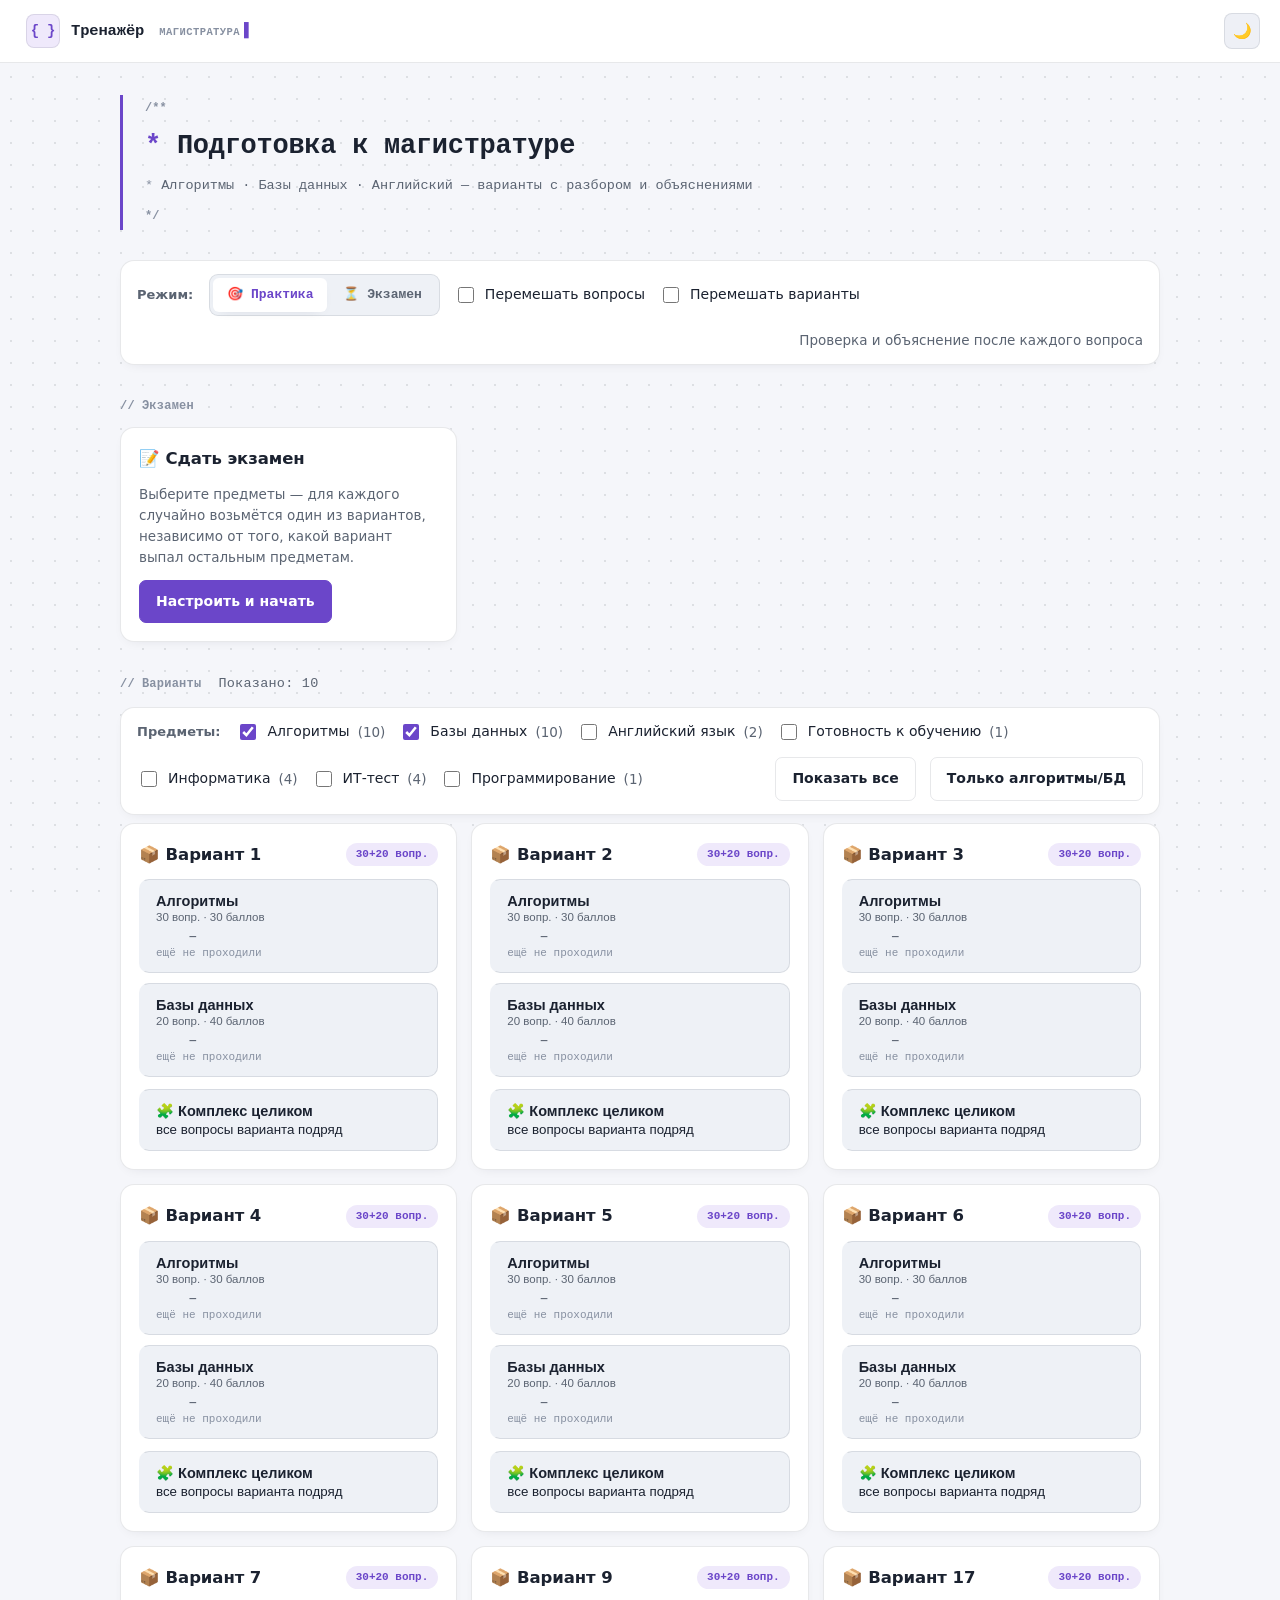
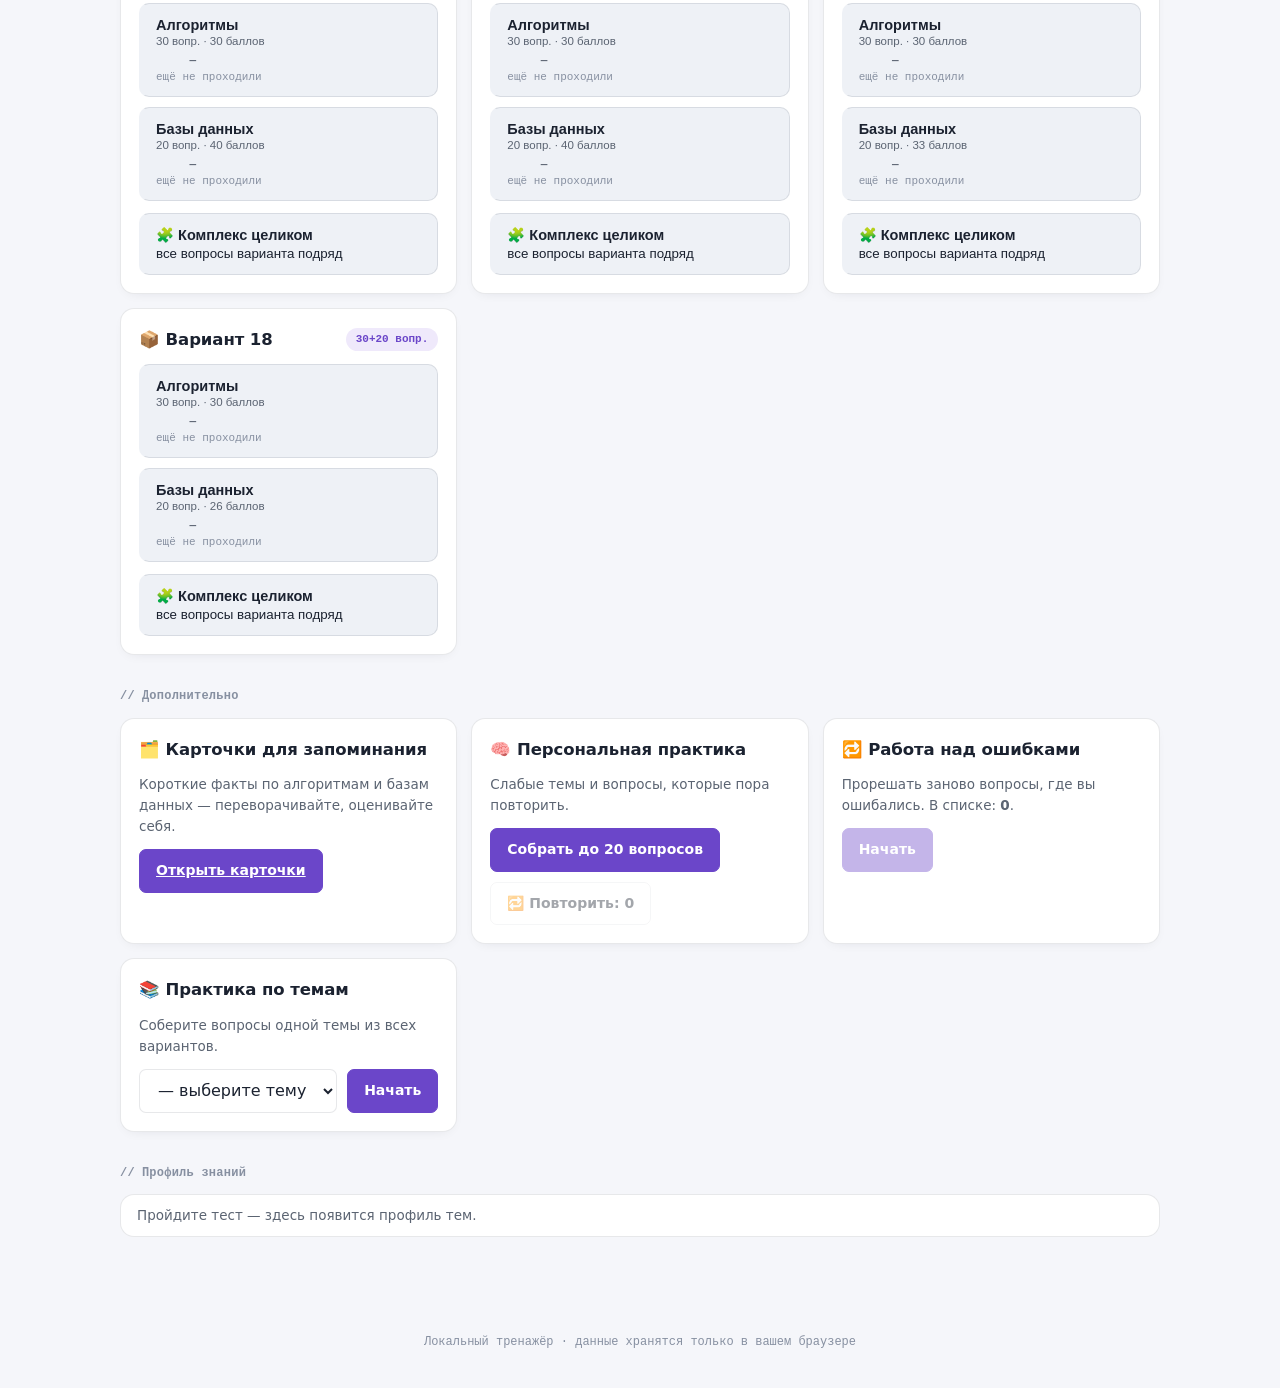
<file: index.html>
<!DOCTYPE html>
<html lang="ru">
<head>
  <meta charset="UTF-8" />
  <meta name="viewport" content="width=device-width, initial-scale=1.0" />
  <title>Тренажёр · Алгоритмы и Базы данных</title>
  <link rel="stylesheet" href="css/styles.css" />
</head>
<body>
  <div id="app">
    <!-- Верхняя панель -->
    <header class="topbar">
      <div class="topbar__left">
        <button class="brand" id="btnHome" title="На главную">
          <span class="brand__logo">{ }</span>
          <span class="brand__name">Тренажёр <small>магистратура</small></span>
        </button>
      </div>
      <div class="topbar__right">
        <div id="timer" class="timer hidden" aria-live="polite"></div>
        <button class="icon-btn" id="btnTheme" title="Тёмная/светлая тема">🌙</button>
      </div>
    </header>

    <main id="screen" class="screen"><!-- рендерится из JS --></main>

    <footer class="footer">
      <span>Локальный тренажёр · данные хранятся только в вашем браузере</span>
    </footer>
  </div>

  <!-- Модальное окно (объяснение ИИ, настройки и т.п.) -->
  <div id="modal" class="modal hidden" role="dialog" aria-modal="true">
    <div class="modal__backdrop" data-close></div>
    <div class="modal__box">
      <button class="modal__close" data-close title="Закрыть">✕</button>
      <div id="modalBody"></div>
    </div>
  </div>

  <!-- Данные тестов (глобальный window.QUIZ_DATA) -->
  <script src="data/v1-algo.js"></script>
  <script src="data/v1-db.js"></script>
  <script src="data/v2-algo.js"></script>
  <script src="data/v2-db.js"></script>
  <script src="data/v3-algo.js"></script>
  <script src="data/v3-db.js"></script>
  <script src="data/v4-algo.js"></script>
  <script src="data/v4-db.js"></script>
  <script src="data/v5-algo.js"></script>
  <script src="data/v5-db.js"></script>
  <script src="data/v5-english.js"></script>
  <script src="data/v6-algo.js"></script>
  <script src="data/v6-db.js"></script>
  <script src="data/v7-algo.js"></script>
  <script src="data/v7-db.js"></script>
  <script src="data/v8-programming.js"></script>
  <script src="data/v8-informatika.js"></script>
  <script src="data/v9-fundamentals.js"></script>
  <script src="data/v9-algoritm.js"></script>
  <script src="data/v9-database.js"></script>
  <script src="data/v9-english.js"></script>
  <script src="data/v10-informatika.js"></script>
  <script src="data/v11-informatika.js"></script>
  <script src="data/v12-informatika.js"></script>
  <script src="data/v13-itbasics.js"></script>
  <script src="data/v14-itbasics.js"></script>
  <script src="data/v15-itbasics.js"></script>
  <script src="data/v16-itbasics.js"></script>
  <script src="data/v17-algo.js"></script>
  <script src="data/v17-db.js"></script>
  <script src="data/v18-algo.js"></script>
  <script src="data/v18-db.js"></script>

  <!-- Логика -->
  <script src="js/scoring.js"></script>
  <script src="js/storage.js"></script>
  <script src="js/math.js"></script>
  <script src="js/ai.js"></script>
  <script src="js/app.js"></script>
</body>
</html>
</file>
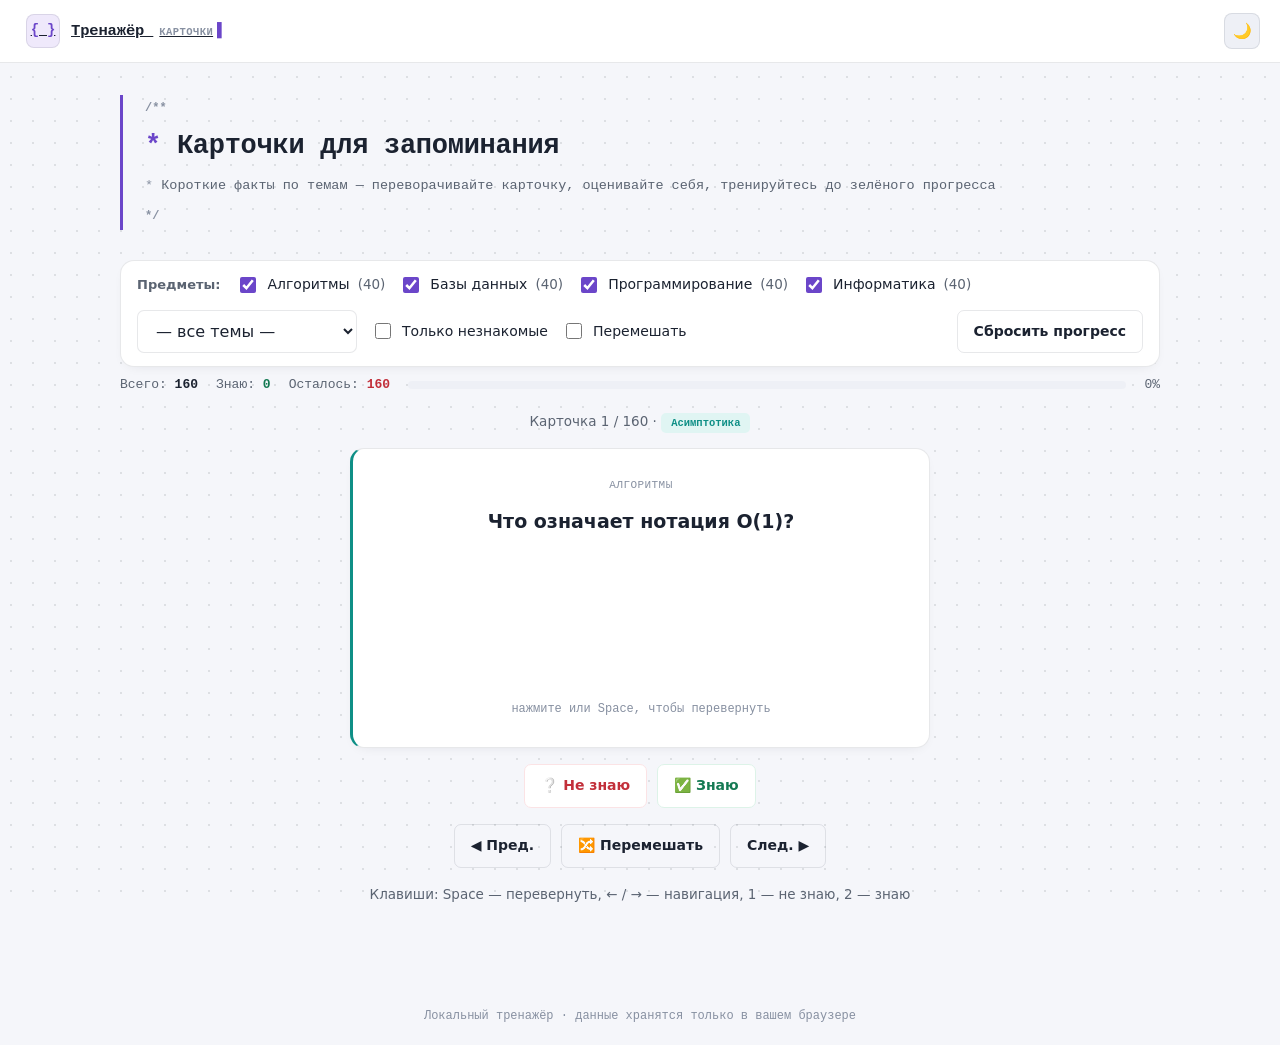
<file: flashcards.html>
<!DOCTYPE html>
<html lang="ru">
<head>
  <meta charset="UTF-8" />
  <meta name="viewport" content="width=device-width, initial-scale=1.0" />
  <title>Карточки для запоминания · Тренажёр</title>
  <link rel="stylesheet" href="css/styles.css" />
  <link rel="stylesheet" href="css/flashcards.css" />
</head>
<body>
  <div id="app">
    <!-- Верхняя панель -->
    <header class="topbar">
      <div class="topbar__left">
        <a class="brand" href="index.html" title="На главную (тесты)">
          <span class="brand__logo">{ }</span>
          <span class="brand__name">Тренажёр <small>карточки</small></span>
        </a>
      </div>
      <div class="topbar__right">
        <button class="icon-btn" id="btnTheme" title="Тёмная/светлая тема">🌙</button>
      </div>
    </header>

    <main id="screen" class="screen"><!-- рендерится из JS --></main>

    <footer class="footer">
      <span>Локальный тренажёр · данные хранятся только в вашем браузере</span>
    </footer>
  </div>

  <!-- Данные карточек (глобальный window.FLASHCARDS) -->
  <script src="data/flashcards-algo.js"></script>
  <script src="data/flashcards-db.js"></script>
  <script src="data/flashcards-programming.js"></script>
  <script src="data/flashcards-informatika.js"></script>

  <!-- Логика -->
  <script src="js/storage.js"></script>
  <script src="js/flashcards.js"></script>
</body>
</html>
</file>
<file: css/styles.css>
/* =====================================================================
   Тренажёр · тема «Исходник» — визуальный язык редактора кода.
   Идея: приложение для практики алгоритмов и SQL должно выглядеть как
   инструмент программиста, а не как маркетинговый SaaS-лендинг.
   Палитра функциональна и заимствована у подсветки синтаксиса:
   фиолетовый = keyword/акцент, зелёный = string/верно,
   янтарь = number/частично, красный = error/неверно,
   бирюзовый = function/доп. информация, серый = comment/мета.
   Балл показывается языком «покрытия тестами» (coverage): процент +
   сегментированная полоса ✅/🟡/❌/— вместо абстрактного кольца.
   ===================================================================== */
:root {
  --bg: #f5f6fa;
  --bg-2: #eef0f6;
  --bg-elev: #ffffff;
  --bg-elev-solid: #ffffff;
  --bg-soft: #eef0f6;
  --bg-inset: #eef1f6;
  --text: #1b2230;
  --text-soft: #5b6472;
  --text-dim: #8790a1;
  --border: rgba(27, 34, 48, .10);
  --border-strong: rgba(27, 34, 48, .18);

  --primary: #6b46c9;        /* keyword */
  --primary-2: #8659e0;
  --primary-ink: #ffffff;
  --primary-soft: #efe9fb;
  --primary-glow: rgba(107, 70, 201, .28);

  --teal: #0e8f86;           /* function / доп. информация */
  --teal-soft: #e0f5f3;

  --green: #157a53;          /* string / верно */
  --green-soft: #ddf3e8;
  --red: #c22f3a;            /* error / неверно */
  --red-soft: #fbe3e5;
  --amber: #a3660a;          /* number / частично */
  --amber-soft: #fbedd6;
  --accent: #b23a72;         /* аннотация (авторский вопрос) */
  --accent-soft: #f8e4ee;
  --flag: #7a4fd6;

  --shadow: 0 10px 28px -14px rgba(20, 24, 40, .18);
  --shadow-sm: 0 4px 14px -8px rgba(20, 24, 40, .14);
  --shadow-lift: 0 16px 34px -16px rgba(20, 24, 40, .2);

  --radius: 14px;
  --radius-sm: 10px;
  --radius-xs: 7px;
  --mono: ui-monospace, "SFMono-Regular", "Cascadia Code", "JetBrains Mono", "Consolas", monospace;
  --ui: "Segoe UI", system-ui, -apple-system, BlinkMacSystemFont, Roboto, "Helvetica Neue", Arial, sans-serif;
}
:root[data-theme="dark"] {
  --bg: #0e1116;
  --bg-2: #0a0d12;
  --bg-elev: #151a22;
  --bg-elev-solid: #151a22;
  --bg-soft: #1a2029;
  --bg-inset: #0b0f14;
  --text: #e4e8f0;
  --text-soft: #93a0b4;
  --text-dim: #626d80;
  --border: rgba(228, 232, 240, .08);
  --border-strong: rgba(228, 232, 240, .15);

  --primary: #a684ff;
  --primary-2: #c3a6ff;
  --primary-ink: #10131a;
  --primary-soft: #241f3d;
  --primary-glow: rgba(166, 132, 255, .35);

  --teal: #4fd6ca;
  --teal-soft: #123330;

  --green: #59d99a;
  --green-soft: #0f2b21;
  --red: #ff7a86;
  --red-soft: #341419;
  --amber: #f0b158;
  --amber-soft: #32240d;
  --accent: #e37bb3;
  --accent-soft: #341f2c;
  --flag: #b79bff;

  --shadow: 0 18px 40px -18px rgba(0, 0, 0, .6);
  --shadow-sm: 0 6px 18px -10px rgba(0, 0, 0, .5);
  --shadow-lift: 0 22px 48px -20px rgba(0, 0, 0, .65);
}

* { box-sizing: border-box; }
html, body { margin: 0; padding: 0; }
body {
  min-height: 100vh;
  background: var(--bg);
  color: var(--text);
  font-family: var(--ui);
  font-size: 16px;
  line-height: 1.55;
  -webkit-font-smoothing: antialiased;
  text-rendering: optimizeLegibility;
}
/* Тихая точечная сетка — «миллиметровка», а не цветные пятна-«сияния» */
body::before {
  content: ""; position: fixed; inset: 0; z-index: -1; pointer-events: none;
  background-image: radial-gradient(var(--border-strong) 1px, transparent 1px);
  background-size: 22px 22px;
  opacity: .6;
}
#app { min-height: 100vh; display: flex; flex-direction: column; }

/* ===== Верхняя панель ===== */
.topbar {
  position: sticky; top: 0; z-index: 20;
  display: flex; align-items: center; justify-content: space-between;
  padding: 10px 20px;
  background: var(--bg-elev-solid);
  border-bottom: 1px solid var(--border);
}
.topbar__right { display: flex; align-items: center; gap: 10px; }
.brand {
  display: flex; align-items: center; gap: 11px;
  background: none; border: none; cursor: pointer; color: var(--text);
  font-family: var(--mono); font-size: 15.5px; font-weight: 700; padding: 4px 6px; border-radius: 8px;
  letter-spacing: -.01em;
}
.brand__logo {
  font-family: var(--mono); font-size: 14px; font-weight: 800; width: 34px; height: 34px;
  display: inline-flex; align-items: center; justify-content: center; border-radius: 8px;
  background: var(--primary-soft); color: var(--primary); border: 1px solid var(--border);
}
.brand__name { position: relative; }
.brand__name small {
  display: inline; font-size: 10.5px; font-weight: 600; color: var(--text-dim);
  letter-spacing: .04em; margin-left: 6px; text-transform: uppercase;
}
.brand__name::after {
  content: "▌"; display: inline-block; margin-left: 4px; color: var(--primary);
  animation: caretBlink 1.1s steps(1) infinite;
}
@keyframes caretBlink { 50% { opacity: 0; } }
.icon-btn {
  background: var(--bg-soft); border: 1px solid var(--border); color: var(--text);
  width: 36px; height: 36px; border-radius: 8px; cursor: pointer; font-size: 15px;
  display: inline-flex; align-items: center; justify-content: center;
  transition: border-color .12s ease, color .12s ease;
}
.icon-btn:hover { border-color: var(--primary); color: var(--primary); }
.timer {
  font-family: var(--mono); font-variant-numeric: tabular-nums; font-weight: 700; font-size: 14px;
  padding: 7px 12px; border-radius: 7px; background: var(--bg-soft);
  border: 1px solid var(--border); letter-spacing: .01em;
}
.timer.warn { color: var(--red); border-color: var(--red); background: var(--red-soft); animation: pulse 1s ease-in-out infinite; }
@keyframes pulse { 50% { opacity: .55; } }

.screen { flex: 1; width: 100%; max-width: 1080px; margin: 0 auto; padding: 28px 20px 56px; }
.footer { text-align: center; color: var(--text-dim); font-size: 12px; font-family: var(--mono); padding: 20px; }
.hidden { display: none !important; }

/* ===== Кнопки ===== */
.btn {
  font: inherit; font-weight: 600; font-size: 14px; cursor: pointer; border-radius: var(--radius-xs);
  padding: 10px 16px; border: 1px solid var(--border-strong);
  background: var(--bg-elev-solid); color: var(--text);
  transition: border-color .12s ease, background .12s ease, transform .08s ease;
  display: inline-flex; align-items: center; gap: 7px;
}
.btn:hover { border-color: var(--primary); }
.btn:active { transform: translateY(1px); }
.btn--primary { background: var(--primary); color: var(--primary-ink); border-color: var(--primary); }
.btn--primary:hover { background: var(--primary-2); border-color: var(--primary-2); }
.btn--ghost { background: transparent; border-color: var(--border); }
.btn--ghost:hover { background: var(--bg-soft); }
.btn--danger { color: var(--red); border-color: var(--red-soft); background: transparent; }
.btn--danger:hover { background: var(--red-soft); border-color: var(--red); }
.btn:disabled { opacity: .4; cursor: not-allowed; transform: none; }
.btn--lg { padding: 12px 20px; font-size: 15.5px; }

/* ===== Главный экран ===== */
.screen > * { animation: rise .4s cubic-bezier(.2, .7, .3, 1) both; }
@keyframes rise { from { opacity: 0; transform: translateY(10px); } }

/* Hero оформлен как doc-comment над «файлом» приложения */
.hero {
  position: relative; margin: 4px 0 30px; padding: 4px 0 4px 22px;
  border-left: 3px solid var(--primary);
}
.hero::before {
  content: "/**"; display: block; font-family: var(--mono); font-size: 12px;
  color: var(--text-dim); font-weight: 700; margin-bottom: 8px;
}
.hero::after {
  content: "*/"; display: block; font-family: var(--mono); font-size: 12px;
  color: var(--text-dim); font-weight: 700; margin-top: 10px;
}
.hero h1 {
  font-family: var(--mono); font-size: clamp(20px, 3vw, 27px); margin: 0 0 8px;
  font-weight: 700; letter-spacing: -.01em; color: var(--text);
}
.hero h1::before { content: "* "; color: var(--primary); }
.hero p { font-family: var(--mono); color: var(--text-soft); font-size: 13.5px; margin: 0; line-height: 1.6; }
.hero p::before { content: "* "; color: var(--text-dim); }

.section-title {
  font-family: var(--mono); font-size: 12px; letter-spacing: .02em;
  color: var(--text-dim); margin: 32px 0 12px; font-weight: 700;
  display: flex; align-items: center; gap: 7px;
}
.section-title::before { content: "//"; color: var(--text-dim); }

.cards { display: grid; grid-template-columns: repeat(auto-fill, minmax(310px, 1fr)); gap: 14px; }
.card {
  position: relative; background: var(--bg-elev-solid);
  border: 1px solid var(--border); border-radius: var(--radius);
  padding: 18px; box-shadow: var(--shadow-sm);
  display: flex; flex-direction: column; gap: 12px;
  transition: transform .16s ease, box-shadow .16s ease, border-color .16s ease;
}
.card:hover { transform: translateY(-2px); box-shadow: var(--shadow-lift); border-color: var(--border-strong); }
.card__head { display: flex; align-items: center; justify-content: space-between; }
.card__title { font-weight: 700; font-size: 16.5px; letter-spacing: -.005em; display: flex; align-items: center; gap: 9px; }
.card__badge {
  font-family: var(--mono); font-size: 11px; padding: 3px 10px; border-radius: 20px;
  background: var(--primary-soft); color: var(--primary); font-weight: 700;
}
.card__meta { color: var(--text-soft); font-size: 13.5px; }
.card__subjects { display: flex; gap: 10px; flex-wrap: wrap; }

.subject-btn {
  flex: 1; min-width: 172px; text-align: left; border: 1px solid var(--border);
  border-left: 3px solid transparent; border-radius: var(--radius-sm); background: var(--bg-inset);
  padding: 13px 14px; cursor: pointer; color: var(--text);
  transition: border-color .14s ease, background .14s ease;
  display: flex; flex-direction: column; gap: 2px;
}
.subject-btn:hover { border-color: var(--primary); border-left-color: var(--primary); background: var(--primary-soft); }
.subject-btn:disabled { opacity: .5; cursor: not-allowed; }
.subject-btn strong { font-size: 14.5px; font-weight: 700; }
.subject-btn__meta { font-size: 11.5px; color: var(--text-soft); }
.subject-btn__best { font-family: var(--mono); font-size: 11px; color: var(--text-dim); margin-top: 3px; }

/* «Покрытие» темы — как в отчётах о тестовом покрытии кода */
.cov { display: flex; align-items: center; gap: 8px; margin-top: 5px; }
.cov__track { flex: 1; height: 6px; border-radius: 4px; background: var(--bg-soft); overflow: hidden; }
.cov__fill { display: block; height: 100%; border-radius: 4px; background: var(--text-dim); }
.cov--high .cov__fill { background: var(--green); }
.cov--mid .cov__fill { background: var(--amber); }
.cov--low .cov__fill { background: var(--red); }
.cov--empty .cov__fill { background: var(--border-strong); width: 0 !important; }
.cov__pct { font-family: var(--mono); font-size: 11px; font-weight: 700; color: var(--text-soft); min-width: 32px; text-align: right; }
.cov--high .cov__pct { color: var(--green); }
.cov--mid .cov__pct { color: var(--amber); }
.cov--low .cov__pct { color: var(--red); }

/* Панель настроек режима — как переключатель вкладок в редакторе */
.controlbar {
  display: flex; flex-wrap: wrap; gap: 14px; align-items: center;
  background: var(--bg-elev-solid); border: 1px solid var(--border); border-radius: var(--radius);
  padding: 13px 16px; margin-bottom: 8px; box-shadow: var(--shadow-sm);
}
.seg { display: inline-flex; background: var(--bg-inset); border: 1px solid var(--border); border-radius: 9px; padding: 3px; gap: 2px; font-family: var(--mono); }
.seg button {
  border: none; background: none; padding: 7px 14px; border-radius: 6px; cursor: pointer;
  font: inherit; font-weight: 700; font-size: 13px; color: var(--text-soft); transition: .14s ease;
}
.seg button:hover { color: var(--text); }
.seg button.active { background: var(--bg-elev-solid); color: var(--primary); box-shadow: var(--shadow-sm); }
.field-label { font-size: 13px; color: var(--text-soft); font-weight: 700; margin-right: 2px; }
.toggle { display: inline-flex; align-items: center; gap: 8px; cursor: pointer; font-size: 14px; color: var(--text); user-select: none; }
.toggle input { width: 16px; height: 16px; accent-color: var(--primary); cursor: pointer; }

/* ===== Экран теста ===== */
.quiz-head { display: flex; align-items: center; justify-content: space-between; gap: 12px; margin-bottom: 14px; flex-wrap: wrap; }
.quiz-head h2 { margin: 0; font-size: 20px; font-weight: 700; letter-spacing: -.01em; font-family: var(--mono); }
.quiz-head .sub { color: var(--text-soft); font-size: 13px; font-family: var(--mono); }
.live-score {
  font-family: var(--mono); font-weight: 700; font-size: 14.5px; padding: 8px 14px; border-radius: 8px;
  background: var(--primary-soft); color: var(--primary); border: 1px solid var(--border);
  font-variant-numeric: tabular-nums;
}

.navigator {
  display: flex; flex-wrap: wrap; gap: 7px;
  background: var(--bg-elev-solid); border: 1px solid var(--border); border-radius: var(--radius);
  padding: 13px; margin-bottom: 18px; box-shadow: var(--shadow-sm);
}
/* Клетки навигатора — как «жёлоб» диффа в редакторе: цвет слева, не заливка целиком */
.nav-cell {
  width: 38px; height: 34px; border-radius: 6px; border: 1px solid var(--border);
  border-left: 3px solid transparent;
  background: var(--bg-inset); cursor: pointer; font-weight: 700; font-size: 13px;
  font-family: var(--mono); color: var(--text-soft); position: relative; transition: .12s ease;
  font-variant-numeric: tabular-nums;
}
.nav-cell:hover { border-color: var(--primary); color: var(--primary); }
.nav-cell.answered { background: var(--primary-soft); border-left-color: var(--primary); color: var(--primary); }
.nav-cell.correct { background: var(--green-soft); border-left-color: var(--green); color: var(--green); }
.nav-cell.wrong { background: var(--red-soft); border-left-color: var(--red); color: var(--red); }
.nav-cell.partial { background: var(--amber-soft); border-left-color: var(--amber); color: var(--amber); }
.nav-cell.current { color: var(--primary-ink); background: var(--primary); border-left-color: var(--primary-2); box-shadow: 0 0 0 3px var(--primary-glow); }
.nav-cell.flagged::after { content: ""; position: absolute; top: 4px; right: 4px; width: 5px; height: 5px; border-radius: 50%; background: var(--flag); }

/* Карточка вопроса */
.qcard {
  position: relative; background: var(--bg-elev-solid);
  border: 1px solid var(--border); border-radius: var(--radius);
  padding: 22px 24px; box-shadow: var(--shadow-sm);
  animation: cardIn .28s ease both;
}
@keyframes cardIn { from { opacity: 0; transform: translateY(6px); } }
.qcard__top { display: flex; justify-content: space-between; align-items: flex-start; gap: 12px; margin-bottom: 4px; }
.qcard__no { font-family: var(--mono); font-size: 11.5px; color: var(--text-dim); font-weight: 600; letter-spacing: .01em; }
.qtags { display: flex; gap: 6px; flex-wrap: wrap; justify-content: flex-end; }
.tag { font-family: var(--mono); font-size: 10.5px; padding: 3px 9px; border-radius: 5px; font-weight: 700; background: var(--bg-soft); color: var(--text-soft); border: 1px solid var(--border); }
.tag--topic { background: var(--teal-soft); color: var(--teal); border-color: transparent; }
.tag--topic::before { content: "#"; opacity: .7; }
.tag--disputed { background: var(--amber-soft); color: var(--amber); border-color: transparent; }
.tag--authored { background: var(--accent-soft); color: var(--accent); border-color: transparent; }
.tag--multi { background: var(--bg-soft); }
.qtext { font-size: 18px; font-weight: 700; margin: 8px 0 4px; line-height: 1.42; letter-spacing: -.005em; }
.qhint { font-family: var(--mono); font-size: 12px; color: var(--text-dim); margin-bottom: 15px; }
.codeblock {
  font-family: var(--mono); font-size: 13px; line-height: 1.55;
  background: var(--bg-inset); border: 1px solid var(--border);
  border-left: 3px solid var(--primary); border-radius: 8px;
  padding: 11px 13px; white-space: pre; overflow-x: auto; margin: 10px 0;
  color: var(--text);
}
.math { font-family: "Cambria Math", "STIX Two Math", Cambria, serif; font-size: 1.06em; white-space: nowrap; }
.math--block { display: block; text-align: center; margin: 10px 0; font-size: 1.18em; }
.math sup, .math sub { font-size: .72em; line-height: 0; }
.mfrac { display: inline-flex; vertical-align: middle; flex-direction: column; text-align: center; line-height: 1.05; margin: 0 .12em; }
.mfrac > span:first-child { border-bottom: 1px solid currentColor; padding: 0 .16em .08em; }
.mfrac > span:last-child { padding: .08em .16em 0; }
.msqrt { display: inline-flex; align-items: flex-start; }
.msqrt > span { border-top: 1px solid currentColor; padding: 0 .12em; margin-top: .12em; }

/* Текст для заданий на чтение (Reading) — бирюзовый акцент = «доп. информация» */
.passage {
  background: var(--bg-inset); border: 1px solid var(--border);
  border-left: 3px solid var(--teal); border-radius: var(--radius-sm);
  padding: 14px 16px; margin: 4px 0 16px;
  max-height: 320px; overflow-y: auto;
}
.passage__label {
  font-family: var(--mono); font-size: 11px; font-weight: 700; letter-spacing: .03em; text-transform: uppercase;
  color: var(--teal); margin-bottom: 8px;
}
.passage__text { font-size: 14.5px; line-height: 1.65; color: var(--text); }

/* Плеер для заданий на аудирование (Listening) */
.qaudio {
  background: var(--bg-inset); border: 1px solid var(--border);
  border-left: 3px solid var(--primary); border-radius: var(--radius-sm);
  padding: 12px 14px; margin: 4px 0 16px;
}
.qaudio__label { font-family: var(--mono); font-size: 11.5px; font-weight: 700; color: var(--primary); margin-bottom: 8px; }
.qaudio audio { width: 100%; max-width: 460px; display: block; }
.qaudio__hint { font-size: 12px; color: var(--text-soft); margin-top: 7px; }

.options { display: flex; flex-direction: column; gap: 9px; margin-top: 6px; }
.option {
  display: flex; align-items: flex-start; gap: 12px; padding: 13px 15px;
  border: 1px solid var(--border); border-left: 3px solid transparent; border-radius: var(--radius-xs);
  background: var(--bg-elev-solid); cursor: pointer; text-align: left; width: 100%;
  color: var(--text); font: inherit; position: relative;
  transition: border-color .12s ease, background .12s ease;
}
.option:hover { border-color: var(--primary); background: var(--bg-inset); }
.option.selected { border-color: var(--primary); border-left-color: var(--primary); background: var(--primary-soft); }
.option__mark {
  flex: none; width: 24px; height: 24px; border-radius: 6px; border: 1.5px solid var(--border-strong);
  display: inline-flex; align-items: center; justify-content: center; font-weight: 700; font-size: 12px;
  font-family: var(--mono); background: var(--bg-inset); transition: .12s ease;
}
/* Одиночный выбор (q.multi=false) → маркер как radio (круг);
   множественный выбор (q.multi=true) → маркер как checkbox (квадрат) */
.options--single .option__mark { border-radius: 50%; }
.options--multi .option__mark { border-radius: 5px; }
.option.selected .option__mark { background: var(--primary); color: var(--primary-ink); border-color: var(--primary); }
.option__letter { font-family: var(--mono); font-weight: 700; margin-right: 5px; color: var(--text-dim); }
.option__text { flex: 1; padding-top: 1px; }
.option__text .codeblock { margin: 4px 0 0; }
/* состояния проверки */
.option.is-correct { border-color: var(--green); border-left-color: var(--green); background: var(--green-soft); }
.option.is-correct .option__mark { background: var(--green); color: #fff; border-color: var(--green); }
.option.is-wrong { border-color: var(--red); border-left-color: var(--red); background: var(--red-soft); }
.option.is-wrong .option__mark { background: var(--red); color: #fff; border-color: var(--red); }
.option.is-missed { border-color: var(--green); border-left-color: var(--green); border-style: dashed; background: transparent; }
.options.locked .option { cursor: default; }
.options.locked .option:not(.selected):not(.is-correct):not(.is-wrong):not(.is-missed):hover { background: var(--bg-elev-solid); border-color: var(--border); }

/* Блок объяснения — оформлен как вывод в терминале / комментарий к коду */
.explain {
  margin-top: 16px; border-radius: var(--radius-sm); padding: 15px 17px;
  border: 1px solid var(--border); border-left: 3px solid var(--border-strong); background: var(--bg-inset);
  animation: rise .24s ease both;
}
.explain.correct { border-left-color: var(--green); background: var(--green-soft); }
.explain.incorrect { border-left-color: var(--red); background: var(--red-soft); }
.explain.partial { border-left-color: var(--amber); background: var(--amber-soft); }
.explain__head { font-family: var(--mono); font-weight: 700; margin-bottom: 7px; display: flex; align-items: center; gap: 8px; font-size: 14.5px; }
.explain__body { font-size: 14.5px; line-height: 1.6; }
.explain__answer { margin-top: 9px; font-size: 14px; font-family: var(--mono); }
.explain__answer b { color: var(--green); }
.disputed-note { margin-top: 11px; padding: 11px 13px; border-radius: 8px; background: var(--amber-soft); border: 1px solid var(--amber); font-size: 13.5px; }
.ai-block { margin-top: 12px; }
.ai-answer { margin-top: 10px; font-size: 14px; white-space: pre-wrap; border-left: 3px solid var(--primary); padding-left: 13px; color: var(--text); }

.qcard__nav { display: flex; justify-content: space-between; align-items: center; margin-top: 20px; gap: 10px; flex-wrap: wrap; }
.qcard__nav .spacer { flex: 1; }

/* ===== Экран результата ===== */
.result-hero {
  position: relative; text-align: center; background: var(--bg-elev-solid);
  border: 1px solid var(--border); border-radius: var(--radius);
  padding: 28px 24px; box-shadow: var(--shadow-sm); margin-bottom: 20px;
}
/* «Отчёт о покрытии» вместо кольца прогресса — процент + сегментированная полоса */
.cov-report { display: flex; flex-direction: column; align-items: center; gap: 10px; margin: 4px 0 8px; }
.cov-report__pct { font-family: var(--mono); font-size: 42px; font-weight: 700; color: var(--text); line-height: 1; }
.cov-report__pct i { font-style: normal; font-size: 19px; color: var(--text-soft); font-weight: 600; }
.cov-report__bar { display: flex; width: 100%; max-width: 420px; height: 10px; border-radius: 6px; overflow: hidden; background: var(--bg-soft); }
.cov-report__seg { display: block; height: 100%; }
.cov-report__seg--ok { background: var(--green); }
.cov-report__seg--pt { background: var(--amber); }
.cov-report__seg--no { background: var(--red); }
.cov-report__seg--un { background: var(--border-strong); }
.cov-report__score { font-family: var(--mono); font-size: 13.5px; color: var(--text-soft); font-weight: 700; }
.score-sub { color: var(--text-soft); font-size: 14.5px; font-weight: 600; margin-bottom: 4px; font-family: var(--mono); }
.result-actions { display: flex; gap: 10px; justify-content: center; flex-wrap: wrap; margin-top: 16px; }

.filters { display: flex; gap: 8px; margin: 20px 0 14px; flex-wrap: wrap; align-items: center; }
.review-item {
  background: var(--bg-elev-solid);
  border: 1px solid var(--border); border-left-width: 3px; border-radius: var(--radius-sm);
  padding: 15px 17px; margin-bottom: 10px; transition: box-shadow .12s ease;
}
.review-item:hover { box-shadow: var(--shadow-sm); }
.review-item.ok { border-left-color: var(--green); }
.review-item.no { border-left-color: var(--red); }
.review-item.pt { border-left-color: var(--amber); }
.review-item__q { font-weight: 700; margin-bottom: 7px; }
.review-item__meta { font-size: 13px; color: var(--text-soft); font-family: var(--mono); display: flex; gap: 14px; flex-wrap: wrap; margin-bottom: 6px; }
.mini-answer { font-size: 13.5px; }
.mini-answer .ok { color: var(--green); font-weight: 700; }
.mini-answer .no { color: var(--red); font-weight: 700; }

.searchbox {
  width: 100%; padding: 10px 14px; border: 1px solid var(--border); border-radius: var(--radius-xs);
  background: var(--bg-elev-solid); color: var(--text); font: inherit; transition: border-color .12s ease;
}
.searchbox:focus { outline: none; border-color: var(--primary); box-shadow: 0 0 0 3px var(--primary-glow); }

/* Адаптивное обучение */
.diagnostics { background: var(--bg-elev-solid); border: 1px solid var(--border); border-radius: var(--radius); padding: 10px 16px; margin-bottom: 20px; }
.diag-row { display: grid; grid-template-columns: minmax(150px, 1fr) minmax(150px, 2fr) 145px; gap: 14px; align-items: center; padding: 10px 0; border-bottom: 1px solid var(--border); font-size: 13px; }
.diag-row:last-child { border-bottom: 0; }
.diag-row > span:first-child { font-weight: 700; }
.diag-row small { color: var(--text-soft); font-family: var(--mono); }
.confidence { display: inline-flex; align-items: center; gap: 8px; margin: 0 0 14px; color: var(--text-soft); font-size: 13px; font-weight: 700; }
.confidence select { background: var(--bg-inset); color: var(--text); border: 1px solid var(--border); border-radius: 7px; padding: 6px 8px; font: inherit; }
.reason { display: flex; align-items: center; gap: 7px; flex-wrap: wrap; margin-top: 12px; font-size: 12.5px; color: var(--text-soft); }
.reason button { border: 1px solid var(--border); background: var(--bg-elev-solid); color: var(--text-soft); border-radius: 15px; padding: 4px 9px; cursor: pointer; font: inherit; }
.reason button.active, .reason button:hover { border-color: var(--primary); color: var(--primary); background: var(--primary-soft); }

/* ===== Модальное ===== */
.modal { position: fixed; inset: 0; z-index: 50; display: flex; align-items: center; justify-content: center; padding: 18px; }
.modal__backdrop { position: absolute; inset: 0; background: rgba(8, 11, 20, .55); -webkit-backdrop-filter: blur(3px); backdrop-filter: blur(3px); animation: fade .18s ease; }
@keyframes fade { from { opacity: 0; } }
.modal__box {
  position: relative; background: var(--bg-elev-solid); border: 1px solid var(--border-strong);
  border-radius: var(--radius); padding: 24px; max-width: 520px; width: 100%;
  box-shadow: var(--shadow-lift); max-height: 86vh; overflow-y: auto;
  animation: pop .2s ease both;
}
@keyframes pop { from { opacity: 0; transform: translateY(10px); } }
.modal__close { position: absolute; top: 14px; right: 14px; background: var(--bg-soft); border: 1px solid var(--border); border-radius: 8px; width: 32px; height: 32px; cursor: pointer; color: var(--text); transition: .12s ease; }
.modal__close:hover { background: var(--red-soft); border-color: var(--red); color: var(--red); }
.modal h3 { margin-top: 0; letter-spacing: -.01em; font-family: var(--mono); }
.modal label { display: block; font-size: 13px; color: var(--text-soft); margin: 12px 0 5px; font-weight: 700; font-family: var(--mono); }
.modal input, .modal select { width: 100%; padding: 10px 12px; border: 1px solid var(--border); border-radius: 8px; background: var(--bg-inset); color: var(--text); font: inherit; }
.modal input:focus, .modal select:focus { outline: none; border-color: var(--primary); box-shadow: 0 0 0 3px var(--primary-glow); }
.modal .hint { font-size: 12.5px; color: var(--text-soft); margin-top: 8px; }
.modal a { color: var(--primary); }

.empty { text-align: center; color: var(--text-soft); padding: 44px 10px; font-family: var(--mono); }

/* фокус для доступности */
:focus-visible { outline: 2px solid var(--primary); outline-offset: 2px; }

@media (max-width: 560px) {
  .screen { padding: 20px 14px 44px; }
  .nav-cell { width: 33px; height: 33px; font-size: 12px; }
  .qcard { padding: 17px; }
  .qtext { font-size: 16.5px; }
  .brand__name small { display: none; }
  .diag-row { grid-template-columns: 1fr; gap: 5px; }
}

@media (prefers-reduced-motion: reduce) {
  * { animation: none !important; transition: none !important; }
}
</file>
<file: css/flashcards.css>
/* Стили страницы карточек — используют переменные из css/styles.css,
   поэтому подхватывают ту же светлую/тёмную тему и визуальный язык. */

.deck-stats {
  display: flex; gap: 18px; align-items: center; flex-wrap: wrap;
  margin: 4px 0 16px;
}
.deck-stats__item { font-family: var(--mono); font-size: 13px; color: var(--text-soft); white-space: nowrap; }
.deck-stats__item b { color: var(--text); }
.deck-stats__item.know b { color: var(--green); }
.deck-stats__item.unknown b { color: var(--red); }
.deck-progress { flex: 1; min-width: 140px; height: 8px; border-radius: 5px; background: var(--bg-soft); overflow: hidden; }
.deck-progress__fill { height: 100%; background: var(--green); transition: width .25s ease; }

.flashcard-stage { display: flex; flex-direction: column; align-items: center; gap: 16px; margin: 6px 0 26px; }
.flashcard {
  width: 100%; max-width: 580px; height: 300px; perspective: 1400px; cursor: pointer;
}
.flashcard__inner {
  position: relative; width: 100%; height: 100%; transform-style: preserve-3d;
  transition: transform .55s cubic-bezier(.2, .7, .3, 1);
  will-change: transform;
}
.flashcard.flipped .flashcard__inner { transform: rotateY(180deg); }
.flashcard:hover .flashcard__face { box-shadow: var(--shadow-lift); border-color: var(--primary); }
.flashcard:active .flashcard__inner { transform: scale(.98); }
.flashcard.flipped:active .flashcard__inner { transform: rotateY(180deg) scale(.98); }
.flashcard__face {
  position: absolute; inset: 0; backface-visibility: hidden; -webkit-backface-visibility: hidden;
  border-radius: var(--radius); border: 1px solid var(--border); background: var(--bg-elev-solid);
  box-shadow: var(--shadow-sm); padding: 28px; display: flex; flex-direction: column;
  align-items: center; justify-content: center; text-align: center; gap: 14px;
  transition: box-shadow .2s ease, border-color .2s ease;
}
.flashcard__face--front { border-left: 3px solid var(--teal); }
.flashcard__face--back { transform: rotateY(180deg); border-left: 3px solid var(--primary); }
.flashcard__label {
  font-family: var(--mono); font-size: 11px; letter-spacing: .04em; text-transform: uppercase;
  color: var(--text-dim);
}
.flashcard__text { font-size: 19px; font-weight: 700; line-height: 1.42; max-width: 460px; }
.flashcard__face--back .flashcard__text { font-size: 16.5px; font-weight: 600; }
.flashcard__hint { font-family: var(--mono); font-size: 12px; color: var(--text-dim); margin-top: auto; }
.flashcard__status { position: absolute; top: 14px; right: 16px; font-size: 16px; }

.flashcard-controls { display: flex; gap: 10px; align-items: center; flex-wrap: wrap; justify-content: center; }
.flashcard-judge { display: flex; gap: 10px; }
.btn--know { color: var(--green); border-color: var(--green-soft); }
.btn--know:hover { background: var(--green-soft); border-color: var(--green); }
.btn--dontknow { color: var(--red); border-color: var(--red-soft); }
.btn--dontknow:hover { background: var(--red-soft); border-color: var(--red); }

.fc-topic-chip {
  font-family: var(--mono); font-size: 10.5px; padding: 3px 9px; border-radius: 5px; font-weight: 700;
  background: var(--teal-soft); color: var(--teal); border: 1px solid transparent;
}

.empty-deck { text-align: center; color: var(--text-soft); padding: 50px 10px; font-family: var(--mono); }

@media (max-width: 560px) {
  .flashcard { height: 340px; }
  .flashcard__face { padding: 20px; }
}
</file>
